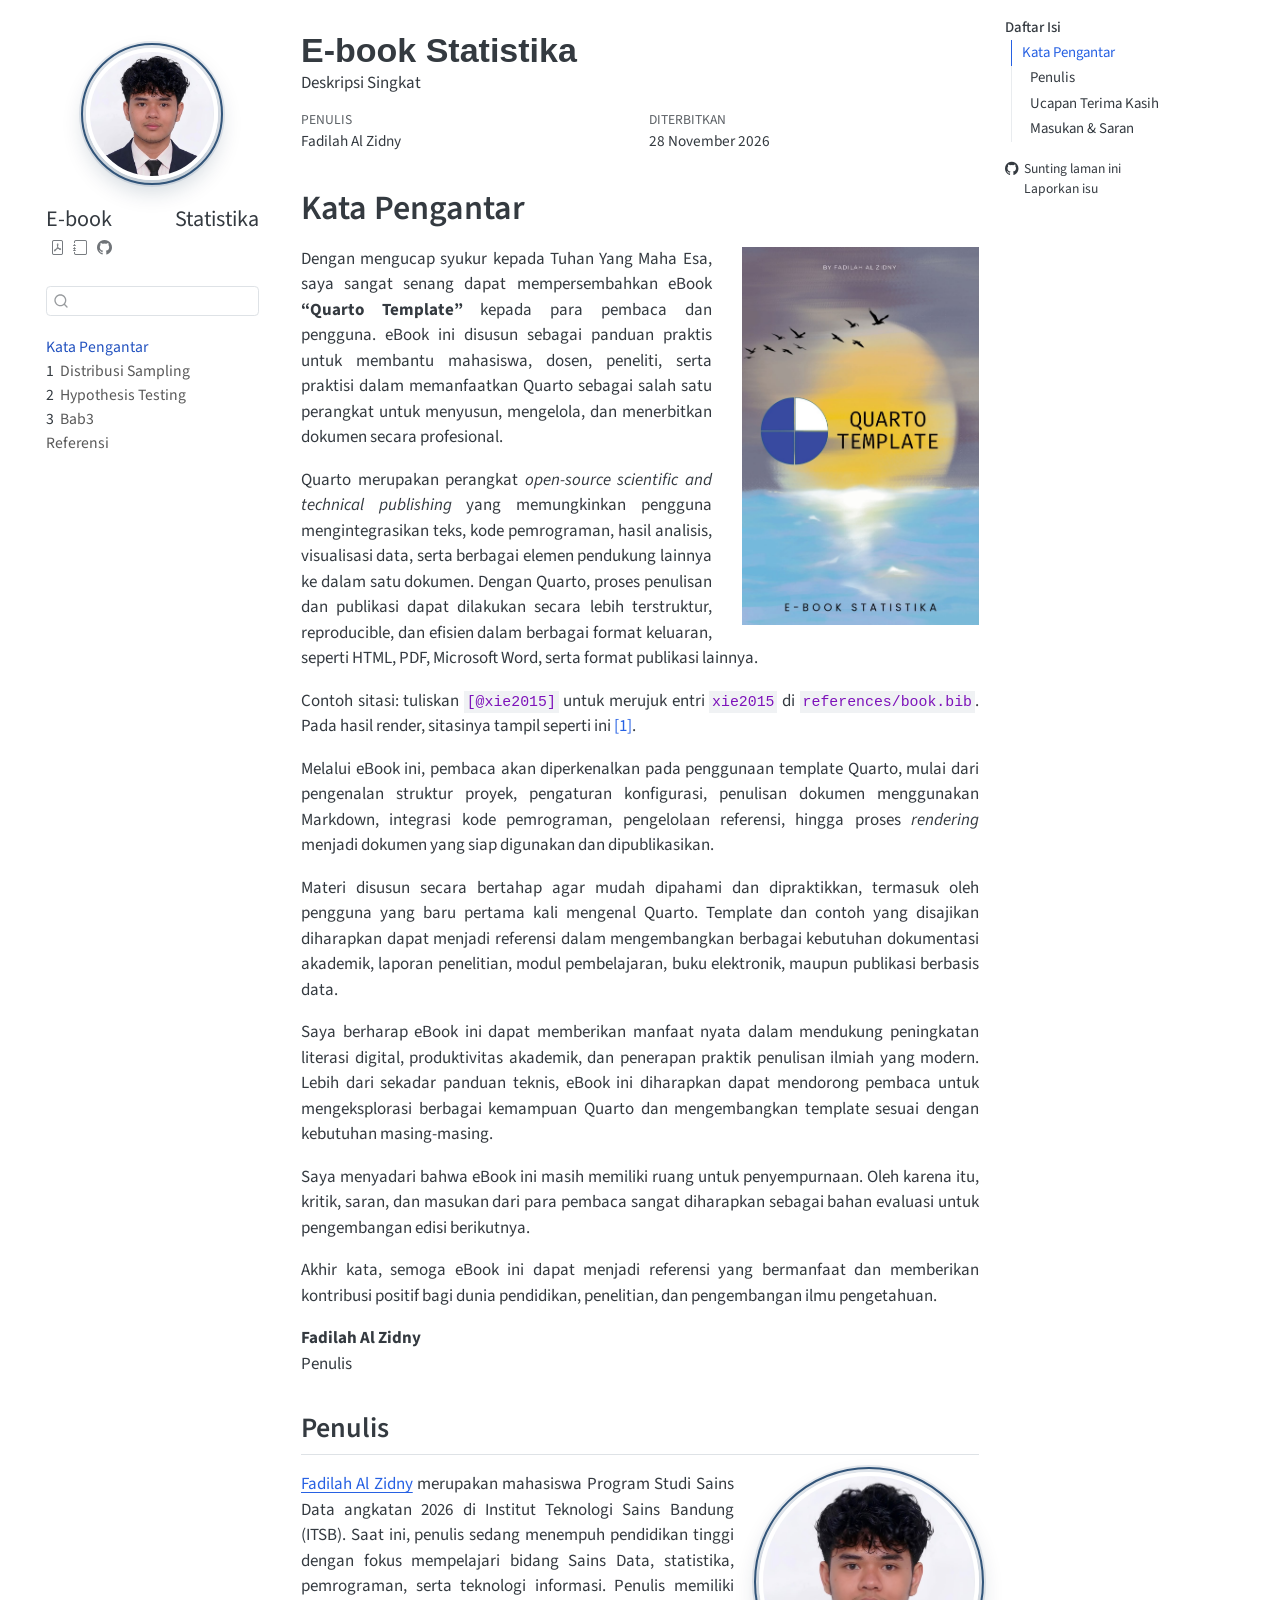
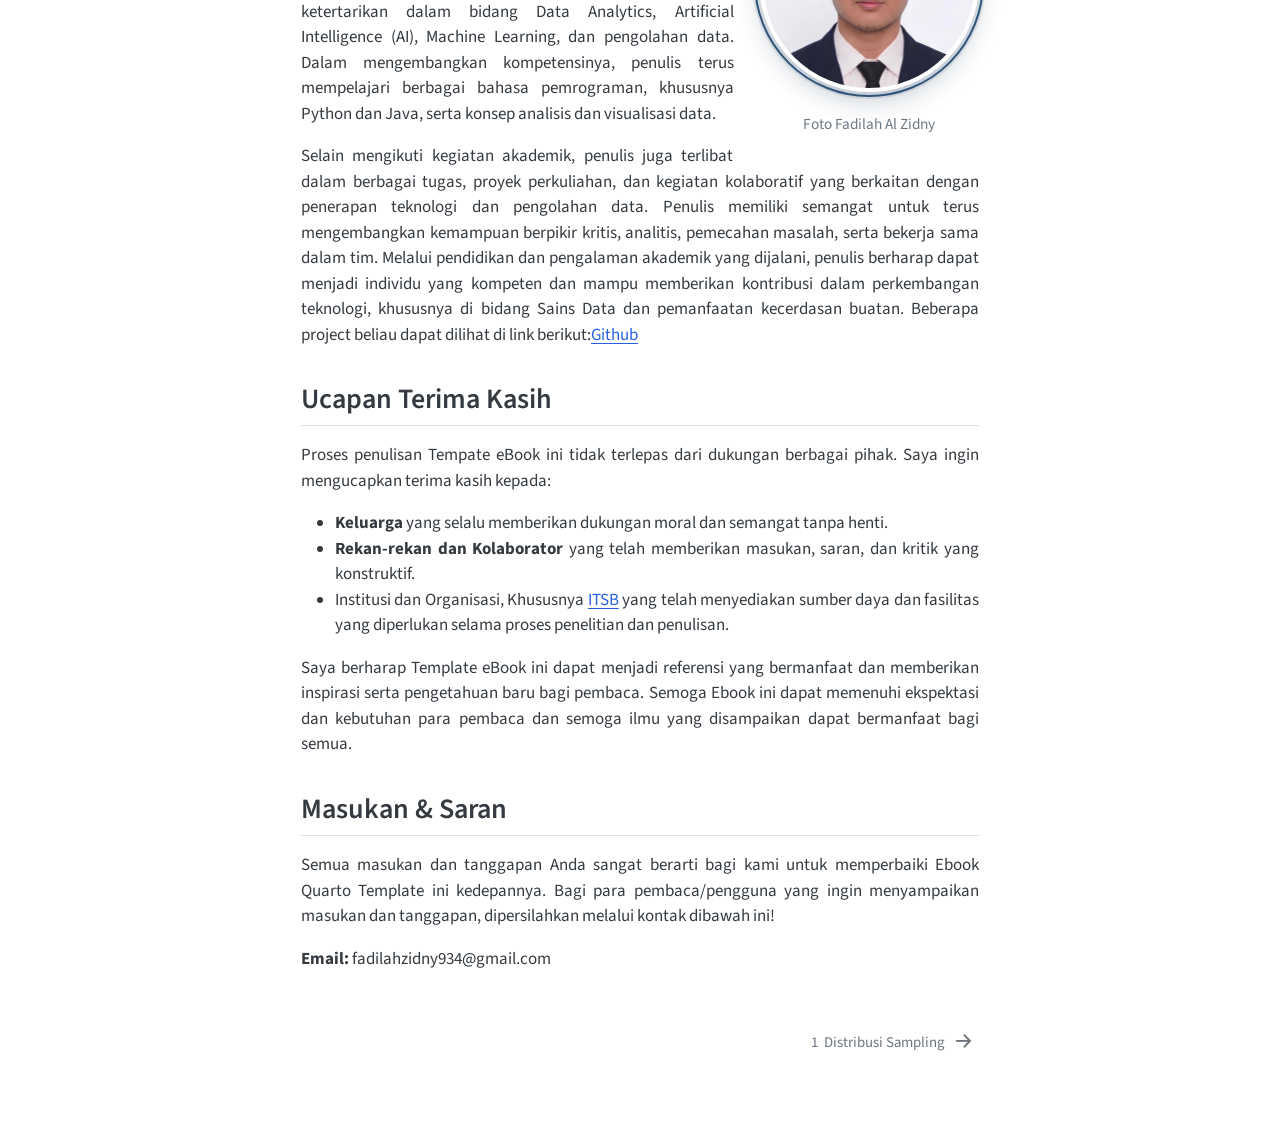
<file: docs/index.html>
<!DOCTYPE html>
<html xmlns="http://www.w3.org/1999/xhtml" lang="id" xml:lang="id"><head>

<meta charset="utf-8">
<meta name="generator" content="quarto-1.11.9">

<meta name="viewport" content="width=device-width, initial-scale=1.0, user-scalable=yes">

<meta name="author" content="Fadilah Al Zidny">
<meta name="dcterms.date" content="2026-11-28">
<meta name="description" content="Deskripsi Singkat">

<title>E-book Statistika</title>
<style>
/* Default styles provided by pandoc.
** See https://pandoc.org/MANUAL.html#variables-for-html for config info.
*/
span.smallcaps{font-variant: small-caps;}
div.columns{display: flex; gap: 1.5em;}
div.column{flex: auto;}
@media screen {
div.columns{gap: min(4vw, 1.5em);}
div.column{overflow-x: auto;}
}
div.hanging-indent{margin-left: 1.5em; text-indent: -1.5em;}
ul.task-list{list-style: none;}
ul.task-list li input[type="checkbox"] {
  width: 0.8em;
  margin: 0 0.8em 0.2em -1em; /* quarto-specific, see https://github.com/quarto-dev/quarto-cli/issues/4556 */ 
  vertical-align: middle;
}
/* CSS for citations */
div.csl-bib-body { }
div.csl-entry {
  clear: both;
  margin-bottom: 0em;
}
.hanging-indent div.csl-entry {
  margin-left:2em;
  text-indent:-2em;
}
div.csl-left-margin {
  min-width:2em;
  float:left;
}
div.csl-right-inline {
  margin-left:2em;
  padding-left:1em;
}
div.csl-indent {
  margin-left: 2em;
}</style>


<script src="site_libs/quarto-nav/quarto-nav.js"></script>
<script src="site_libs/quarto-nav/headroom.min.js"></script>
<script src="site_libs/clipboard/clipboard.min.js"></script>
<script src="site_libs/quarto-search/autocomplete.umd.js"></script>
<script src="site_libs/quarto-search/fuse.min.js"></script>
<script src="site_libs/quarto-search/quarto-search.js"></script>
<meta name="quarto:offset" content="./">
<link href="./chapters/bab-1.html" rel="next">
<script src="site_libs/quarto-html/quarto.js" type="module"></script>
<script src="site_libs/quarto-html/tabsets/tabsets.js" type="module"></script>
<script src="site_libs/quarto-html/scrollable-regions/scrollable-regions.js" type="module"></script>
<script src="site_libs/quarto-html/popper.min.js"></script>
<script src="site_libs/quarto-html/tippy.umd.min.js"></script>
<script src="site_libs/quarto-html/anchor.min.js"></script>
<link href="site_libs/quarto-html/tippy.css" rel="stylesheet">
<link href="site_libs/quarto-html/quarto-syntax-highlighting-63b5708e65d6cd79cd7618c58d0c21e7.css" rel="stylesheet" id="quarto-text-highlighting-styles">
<script src="site_libs/bootstrap/bootstrap.min.js"></script>
<link href="site_libs/bootstrap/bootstrap-icons.css" rel="stylesheet">
<link href="site_libs/bootstrap/bootstrap-8575377b15774f46c10fa1d7752ca172.min.css" rel="stylesheet" append-hash="true" id="quarto-bootstrap" data-mode="light">
<script id="quarto-search-options" type="application/json">{
  "location": "sidebar",
  "copy-button": false,
  "collapse-after": 3,
  "panel-placement": "start",
  "type": "textbox",
  "limit": 50,
  "keyboard-shortcut": [
    "f",
    "/",
    "s"
  ],
  "show-item-context": false,
  "language": {
    "search-no-results-text": "Tidak ada hasil",
    "search-matching-documents-text": "dokumen cocok",
    "search-copy-link-title": "Salin tautan untuk mencari",
    "search-hide-matches-text": "Sembunyikan kecocokan lainnya",
    "search-more-match-text": "kecocokan lainnya di dokumen ini",
    "search-more-matches-text": "kecocokan lainnya di dokumen ini",
    "search-clear-button-title": "Hapus",
    "search-text-placeholder": "",
    "search-detached-cancel-button-title": "Batal",
    "search-submit-button-title": "Kirim",
    "search-label": "Mencari"
  }
}</script>
<style>html{ scroll-behavior: smooth; }</style>
<meta name="author" content="Fadilah Al Zidny">


<link rel="stylesheet" href="assets/style.css">
</head>

<body class="nav-sidebar floating quarto-light"><a id="quarto-skip-link" class="visually-hidden-focusable" href="#quarto-document-content">Skip to main content</a>

<div id="quarto-search-results"></div>
  <header id="quarto-header" class="headroom fixed-top">
  <nav class="quarto-secondary-nav" aria-label="Bilah alat">
    <div class="container-fluid d-flex">
      <button type="button" class="quarto-btn-toggle btn" data-bs-toggle="collapse" role="button" data-bs-target=".quarto-sidebar-collapse-item" aria-controls="quarto-sidebar" aria-expanded="false" aria-label="Alihkan bilah sisi" onclick="if (window.quartoToggleHeadroom) { window.quartoToggleHeadroom(); }">
        <i class="bi bi-layout-text-sidebar-reverse"></i>
      </button>
        <nav class="quarto-page-breadcrumbs" aria-label="Jalur"><ol class="breadcrumb"><li class="breadcrumb-item"><a href="./index.html">Kata Pengantar</a></li></ol></nav>
        <a class="flex-grow-1" data-bs-toggle="collapse" data-bs-target=".quarto-sidebar-collapse-item" onclick="if (window.quartoToggleHeadroom) { window.quartoToggleHeadroom(); }">      
        </a>
      <button type="button" class="btn quarto-search-button" aria-label="Mencari" onclick="window.quartoOpenSearch();">
        <i class="bi bi-search"></i>
      </button>
    </div>
  </nav>
</header>
<!-- content -->
<div id="quarto-content" class="quarto-container page-columns page-rows-contents page-layout-article">
<!-- sidebar -->
  <nav id="quarto-sidebar" class="sidebar collapse collapse-horizontal quarto-sidebar-collapse-item sidebar-navigation floating overflow-auto" aria-label="Situs web">
    <div class="pt-lg-2 mt-2 text-left sidebar-header">
    <div class="sidebar-title mb-0 py-0">
      <a href="./">E-book Statistika</a> 
        <div class="sidebar-tools-main tools-wide">
    <a href="./E-book Statistika.pdf" title="Pratinjau PDF" class="quarto-navigation-tool px-1" aria-label="Pratinjau PDF"><i class="bi bi-file-pdf"></i></a>
    <a href="./epub-reader.html" title="Pratinjau EPUB" class="quarto-navigation-tool px-1" aria-label="Pratinjau EPUB"><i class="bi bi-journal"></i></a>
    <a href="https://github.com/Fazqyyy/E-Book-Statistika" title="Kode Sumber" class="quarto-navigation-tool px-1" aria-label="Kode Sumber"><i class="bi bi-github"></i></a>
</div>
    </div>
      </div>
        <div class="mt-2 flex-shrink-0 align-items-center">
        <div class="sidebar-search">
        <div id="quarto-search" class="" title="Mencari"></div>
        </div>
        </div>
    <div class="sidebar-menu-container"> 
    <ul class="list-unstyled mt-1">
        <li class="sidebar-item">
  <div class="sidebar-item-container"> 
  <a href="./index.html" class="sidebar-item-text sidebar-link active">
 <span class="menu-text">Kata Pengantar</span></a>
  </div>
</li>
        <li class="sidebar-item">
  <div class="sidebar-item-container"> 
  <a href="./chapters/bab-1.html" class="sidebar-item-text sidebar-link">
 <span class="menu-text"><span class="chapter-number">1</span>&nbsp; <span class="chapter-title">Distribusi Sampling</span></span></a>
  </div>
</li>
        <li class="sidebar-item">
  <div class="sidebar-item-container"> 
  <a href="./chapters/bab-2.html" class="sidebar-item-text sidebar-link">
 <span class="menu-text"><span class="chapter-number">2</span>&nbsp; <span class="chapter-title">Hypothesis Testing</span></span></a>
  </div>
</li>
        <li class="sidebar-item">
  <div class="sidebar-item-container"> 
  <a href="./chapters/bab-3.html" class="sidebar-item-text sidebar-link">
 <span class="menu-text"><span class="chapter-number">3</span>&nbsp; <span class="chapter-title">Bab3</span></span></a>
  </div>
</li>
        <li class="sidebar-item">
  <div class="sidebar-item-container"> 
  <a href="./references/referensi.html" class="sidebar-item-text sidebar-link">
 <span class="menu-text">Referensi</span></a>
  </div>
</li>
    </ul>
    </div>
</nav>
<div id="quarto-sidebar-glass" class="quarto-sidebar-collapse-item" data-bs-toggle="collapse" data-bs-target=".quarto-sidebar-collapse-item"></div>
<!-- margin-sidebar -->
    <div id="quarto-margin-sidebar" class="sidebar margin-sidebar">
        <nav id="TOC" role="doc-toc" aria-labelledby="toc-title" class="toc-active">
    <h2 id="toc-title">Daftar Isi</h2>
   
  <ul>
  <li><a href="#kata-pengantar" id="toc-kata-pengantar" class="nav-link active" data-scroll-target="#kata-pengantar">Kata Pengantar</a>
  <ul class="collapse">
  <li><a href="#penulis" id="toc-penulis" class="nav-link" data-scroll-target="#penulis">Penulis</a></li>
  <li><a href="#ucapan-terima-kasih" id="toc-ucapan-terima-kasih" class="nav-link" data-scroll-target="#ucapan-terima-kasih">Ucapan Terima Kasih</a></li>
  <li><a href="#masukan-saran" id="toc-masukan-saran" class="nav-link" data-scroll-target="#masukan-saran">Masukan &amp; Saran</a></li>
  </ul></li>
  </ul>
<div class="toc-actions"><ul><li><a href="https://github.com/Fazqyyy/E-Book-Statistika/edit/main/index.qmd" class="toc-action"><i class="bi bi-github"></i>Sunting laman ini</a></li><li><a href="https://github.com/Fazqyyy/E-Book-Statistika/issues/new" class="toc-action"><i class="bi empty"></i>Laporkan isu</a></li></ul></div></nav>
    </div>
<!-- main -->
<main class="content" id="quarto-document-content" tabindex="-1">

<header id="title-block-header" class="quarto-title-block default">
<div class="quarto-title">
<h1 class="title">E-book Statistika</h1>
</div>

<div>
  <div class="description">
    Deskripsi Singkat
  </div>
</div>


<div class="quarto-title-meta">

    <div>
    <div class="quarto-title-meta-heading">Penulis</div>
    <div class="quarto-title-meta-contents">
             <p>Fadilah Al Zidny </p>
          </div>
  </div>
    
    <div>
    <div class="quarto-title-meta-heading">Diterbitkan</div>
    <div class="quarto-title-meta-contents">
      <p class="date">28 November 2026</p>
    </div>
  </div>
  
    
  </div>
  


</header>



<section id="kata-pengantar" class="level1 unnumbered">
<h1 class="unnumbered">Kata Pengantar</h1><p><img src="images\cover_book.png" title="E-book Statistika" class="quarto-cover-image nolightbox img-fluid"></p>
<p>Dengan mengucap syukur kepada Tuhan Yang Maha Esa, saya sangat senang dapat mempersembahkan eBook <strong>“Quarto Template”</strong> kepada para pembaca dan pengguna. eBook ini disusun sebagai panduan praktis untuk membantu mahasiswa, dosen, peneliti, serta praktisi dalam memanfaatkan Quarto sebagai salah satu perangkat untuk menyusun, mengelola, dan menerbitkan dokumen secara profesional.</p>
<p>Quarto merupakan perangkat <em>open-source scientific and technical publishing</em> yang memungkinkan pengguna mengintegrasikan teks, kode pemrograman, hasil analisis, visualisasi data, serta berbagai elemen pendukung lainnya ke dalam satu dokumen. Dengan Quarto, proses penulisan dan publikasi dapat dilakukan secara lebih terstruktur, reproducible, dan efisien dalam berbagai format keluaran, seperti HTML, PDF, Microsoft Word, serta format publikasi lainnya.</p>
<p>Contoh sitasi: tuliskan <code>[@xie2015]</code> untuk merujuk entri <code>xie2015</code> di <code>references/book.bib</code>. Pada hasil render, sitasinya tampil seperti ini <span class="citation" data-cites="xie2015"><a href="references/referensi.html#ref-xie2015" role="doc-biblioref">[1]</a></span>.</p>
<p>Melalui eBook ini, pembaca akan diperkenalkan pada penggunaan template Quarto, mulai dari pengenalan struktur proyek, pengaturan konfigurasi, penulisan dokumen menggunakan Markdown, integrasi kode pemrograman, pengelolaan referensi, hingga proses <em>rendering</em> menjadi dokumen yang siap digunakan dan dipublikasikan.</p>
<p>Materi disusun secara bertahap agar mudah dipahami dan dipraktikkan, termasuk oleh pengguna yang baru pertama kali mengenal Quarto. Template dan contoh yang disajikan diharapkan dapat menjadi referensi dalam mengembangkan berbagai kebutuhan dokumentasi akademik, laporan penelitian, modul pembelajaran, buku elektronik, maupun publikasi berbasis data.</p>
<p>Saya berharap eBook ini dapat memberikan manfaat nyata dalam mendukung peningkatan literasi digital, produktivitas akademik, dan penerapan praktik penulisan ilmiah yang modern. Lebih dari sekadar panduan teknis, eBook ini diharapkan dapat mendorong pembaca untuk mengeksplorasi berbagai kemampuan Quarto dan mengembangkan template sesuai dengan kebutuhan masing-masing.</p>
<p>Saya menyadari bahwa eBook ini masih memiliki ruang untuk penyempurnaan. Oleh karena itu, kritik, saran, dan masukan dari para pembaca sangat diharapkan sebagai bahan evaluasi untuk pengembangan edisi berikutnya.</p>
<p>Akhir kata, semoga eBook ini dapat menjadi referensi yang bermanfaat dan memberikan kontribusi positif bagi dunia pendidikan, penelitian, dan pengembangan ilmu pengetahuan.</p>
<p><strong>Fadilah Al Zidny</strong><br>
Penulis</p>
<section id="penulis" class="level2">
<h2 class="anchored" data-anchor-id="penulis">Penulis</h2>
<div class="quarto-figure quarto-figure-right">
<figure class="figure">
<p><img src="images/author/fadil.png" class="author-portrait img-fluid figure-img" style="width:1.5in"></p>
<figcaption>Foto Fadilah Al Zidny</figcaption>
</figure>
</div>
<p><strong><a href="https://www.linkedin.com/in/fadilah-al-zidny-2a9a27433">Fadilah Al Zidny</a></strong> merupakan mahasiswa Program Studi Sains Data angkatan 2026 di Institut Teknologi Sains Bandung (ITSB). Saat ini, penulis sedang menempuh pendidikan tinggi dengan fokus mempelajari bidang Sains Data, statistika, pemrograman, serta teknologi informasi. Penulis memiliki ketertarikan dalam bidang Data Analytics, Artificial Intelligence (AI), Machine Learning, dan pengolahan data. Dalam mengembangkan kompetensinya, penulis terus mempelajari berbagai bahasa pemrograman, khususnya Python dan Java, serta konsep analisis dan visualisasi data.</p>
<p>Selain mengikuti kegiatan akademik, penulis juga terlibat dalam berbagai tugas, proyek perkuliahan, dan kegiatan kolaboratif yang berkaitan dengan penerapan teknologi dan pengolahan data. Penulis memiliki semangat untuk terus mengembangkan kemampuan berpikir kritis, analitis, pemecahan masalah, serta bekerja sama dalam tim. Melalui pendidikan dan pengalaman akademik yang dijalani, penulis berharap dapat menjadi individu yang kompeten dan mampu memberikan kontribusi dalam perkembangan teknologi, khususnya di bidang Sains Data dan pemanfaatan kecerdasan buatan. Beberapa project beliau dapat dilihat di link berikut:<a href="https://github.com/Fazqyyy?tab=repositories">Github</a></p>
</section>
<section id="ucapan-terima-kasih" class="level2">
<h2 class="anchored" data-anchor-id="ucapan-terima-kasih">Ucapan Terima Kasih</h2>
<p>Proses penulisan Tempate eBook ini tidak terlepas dari dukungan berbagai pihak. Saya ingin mengucapkan terima kasih kepada:</p>
<ul>
<li><strong>Keluarga</strong> yang selalu memberikan dukungan moral dan semangat tanpa henti.</li>
<li><strong>Rekan-rekan dan Kolaborator</strong> yang telah memberikan masukan, saran, dan kritik yang konstruktif.</li>
<li>Institusi dan Organisasi, Khususnya <strong><a href="https://itsb.ac.id/">ITSB</a></strong> yang telah menyediakan sumber daya dan fasilitas yang diperlukan selama proses penelitian dan penulisan.</li>
</ul>
<p>Saya berharap Template eBook ini dapat menjadi referensi yang bermanfaat dan memberikan inspirasi serta pengetahuan baru bagi pembaca. Semoga Ebook ini dapat memenuhi ekspektasi dan kebutuhan para pembaca dan semoga ilmu yang disampaikan dapat bermanfaat bagi semua.</p>
</section>
<section id="masukan-saran" class="level2">
<h2 class="anchored" data-anchor-id="masukan-saran">Masukan &amp; Saran</h2>
<p>Semua masukan dan tanggapan Anda sangat berarti bagi kami untuk memperbaiki Ebook Quarto Template ini kedepannya. Bagi para pembaca/pengguna yang ingin menyampaikan masukan dan tanggapan, dipersilahkan melalui kontak dibawah ini!</p>
<p><strong>Email:</strong> fadilahzidny934@gmail.com</p>


<div id="refs" class="references csl-bib-body" data-entry-spacing="0" role="list" style="display: none">
<div id="ref-xie2015" class="csl-entry" role="listitem">
<div class="csl-left-margin">[1] </div><div class="csl-right-inline">Y. Xie, <em><a href="http://yihui.name/knitr/">Dynamic Documents with <span>R</span> and knitr</a></em>, 2nd ed. Boca Raton, Florida: Chapman; Hall/CRC, 2015.</div>
</div>
</div>
</section>
</section>

</main> <!-- /main -->
<script>

document.querySelectorAll('a[href^="http://"], a[href^="https://"]').forEach((link) => {

  if (link.classList.contains("quarto-navigation-tool")) {

    return;

  }



  window.tippy(link, {

    content: link.href,

    placement: "top",

    maxWidth: 480,

  });

});

</script>

<script id="quarto-html-after-body" type="application/javascript">
  window.document.addEventListener("DOMContentLoaded", function (event) {
    const icon = "";
    const anchorJS = new window.AnchorJS();
    anchorJS.options = {
      placement: 'right',
      icon: icon
    };
    anchorJS.add('.anchored');
    const isCodeAnnotation = (el) => {
      for (const clz of el.classList) {
        if (clz.startsWith('code-annotation-')) {                     
          return true;
        }
      }
      return false;
    }
    const onCopySuccess = function(e) {
      // button target
      const button = e.trigger;
      // don't keep focus
      button.blur();
      // flash "checked"
      button.classList.add('code-copy-button-checked');
      var currentTitle = button.getAttribute("title");
      button.setAttribute("title", "Disalin!");
      let tooltip;
      if (window.bootstrap) {
        button.setAttribute("data-bs-toggle", "tooltip");
        button.setAttribute("data-bs-placement", "left");
        button.setAttribute("data-bs-title", "Disalin!");
        tooltip = new bootstrap.Tooltip(button, 
          { trigger: "manual", 
            customClass: "code-copy-button-tooltip",
            offset: [0, -8]});
        tooltip.show();    
      }
      setTimeout(function() {
        if (tooltip) {
          tooltip.hide();
          button.removeAttribute("data-bs-title");
          button.removeAttribute("data-bs-toggle");
          button.removeAttribute("data-bs-placement");
        }
        button.setAttribute("title", currentTitle);
        button.classList.remove('code-copy-button-checked');
      }, 1000);
      // clear code selection
      e.clearSelection();
    }
    const getTextToCopy = function(trigger) {
      const outerScaffold = trigger.parentElement.cloneNode(true);
      const codeEl = outerScaffold.querySelector('code');
      for (const childEl of codeEl.children) {
        if (isCodeAnnotation(childEl)) {
          childEl.remove();
        }
      }
      return codeEl.innerText;
    }
    const clipboard = new window.ClipboardJS('.code-copy-button:not([data-in-quarto-modal])', {
      text: getTextToCopy
    });
    clipboard.on('success', onCopySuccess);
    if (window.document.getElementById('quarto-embedded-source-code-modal')) {
      const clipboardModal = new window.ClipboardJS('.code-copy-button[data-in-quarto-modal]', {
        text: getTextToCopy,
        container: window.document.getElementById('quarto-embedded-source-code-modal')
      });
      clipboardModal.on('success', onCopySuccess);
    }
      var localhostRegex = new RegExp(/^(?:http|https):\/\/localhost\:?[0-9]*\//);
      var mailtoRegex = new RegExp(/^mailto:/);
        var filterRegex = new RegExp('/' + window.location.host + '/');
      const newWindowLabel = "(opens in a new tab)";
      const newWindowNoteId = "quarto-ext-newwindow-label";
      // Links reference one hidden label through aria-describedby, so the
      // announcement never changes their accessible name.
      var describeNewWindow = (link) => {
        if (!window.document.getElementById(newWindowNoteId)) {
          var newWindowNote = window.document.createElement("span");
          newWindowNote.id = newWindowNoteId;
          newWindowNote.hidden = true;
          newWindowNote.textContent = newWindowLabel;
          window.document.body.appendChild(newWindowNote);
        }
        var describedBy = (link.getAttribute("aria-describedby") || "").split(/\s+/).filter(Boolean);
        if (!describedBy.includes(newWindowNoteId)) {
          describedBy.push(newWindowNoteId);
          link.setAttribute("aria-describedby", describedBy.join(" "));
        }
      }
      var isInternal = (href) => {
          return filterRegex.test(href) || localhostRegex.test(href) || mailtoRegex.test(href);
      }
      // Inspect non-navigation links and adorn them if external
      window.quartoDecorateExternalLinks = function (root) {
     var links = (root || window.document).querySelectorAll('a[href]:not(.nav-link):not(.navbar-brand):not(.toc-action):not(.sidebar-link):not(.sidebar-item-toggle):not(.pagination-link):not(.no-external):not([aria-hidden]):not(.dropdown-item):not(.quarto-navigation-tool):not(.about-link)');
      for (var i=0; i<links.length; i++) {
        const link = links[i];
        if (!isInternal(link.href)) {
          // undo the damage that might have been done by quarto-nav.js in the case of
          // links that we want to consider external
          if (link.dataset.originalHref !== undefined) {
            link.href = link.dataset.originalHref;
          }
            // target, if specified
            link.setAttribute("target", "_blank");
            if (link.getAttribute("rel") === null) {
              link.setAttribute("rel", "noopener");
            }
            describeNewWindow(link);
          if (!link.classList.contains('no-external-icon')) {
          }
        }
      }
      };
      window.quartoDecorateExternalLinks(window.document);
    // Esc closes the popup (WCAG 1.4.13) and focus leaving both trigger and
    // popup closes it (WCAG 2.4.11); tippy handles neither for interactive popups.
    const hideOnEscAndFocusOut = {
      name: 'hideOnEscAndFocusOut',
      defaultValue: true,
      fn(instance) {
        const dismiss = () => {
          // A show scheduled by the trigger delay would otherwise reopen it
          instance.clearDelayTimeouts();
          instance.hide();
        };
        const onKeyDown = (event) => {
          if (event.key !== 'Escape') {
            return;
          }
          // Keep Esc from also reaching page handlers (e.g. reveal.js overview),
          // except an open reveal.js slide menu, which Esc should close too.
          // The menu handles keys only when its keyboard option is on.
          const menuHandlesEsc = window.Reveal?.getPlugin?.('menu')?.isOpen() &&
            window.Reveal.getConfig().menu?.keyboard !== false;
          if (!menuHandlesEsc) {
            event.stopPropagation();
          }
          if (instance.popper.contains(window.document.activeElement)) {
            // Disabled while refocusing so the focus trigger does not reopen it
            instance.disable();
            instance.reference.focus();
            instance.enable();
          }
          dismiss();
        };
        const onFocusOut = (event) => {
          const target = event.relatedTarget;
          if (target && !instance.reference.contains(target) &&
              !instance.popper.contains(target)) {
            dismiss();
          }
        };
        // On the trigger too: a click trigger (code-annotations: select) has no
        // blur handling. Attached for the instance's lifetime so leaving the
        // trigger also cancels a show still pending on the trigger delay.
        instance.reference.addEventListener('focusout', onFocusOut);
        return {
          onShow() {
            window.document.addEventListener('keydown', onKeyDown, true);
            instance.popper.addEventListener('focusout', onFocusOut);
          },
          onHide() {
            window.document.removeEventListener('keydown', onKeyDown, true);
            instance.popper.removeEventListener('focusout', onFocusOut);
          },
          onDestroy() {
            instance.reference.removeEventListener('focusout', onFocusOut);
          },
        };
      },
    };
    function tippyHover(el, contentFn, onTriggerFn, onUntriggerFn) {
      const config = {
        allowHTML: true,
        maxWidth: 500,
        delay: 100,
        arrow: false,
        appendTo: function(el) {
            return el.parentElement;
        },
        interactive: true,
        interactiveBorder: 10,
        theme: 'quarto',
        placement: 'bottom-start',
        plugins: [hideOnEscAndFocusOut],
      };
      if (contentFn) {
        config.content = contentFn;
      }
      if (onTriggerFn) {
        config.onTrigger = onTriggerFn;
      }
      if (onUntriggerFn) {
        config.onUntrigger = onUntriggerFn;
      }
      window.tippy(el, config); 
    }
    const noterefs = window.document.querySelectorAll('a[role="doc-noteref"]');
    for (var i=0; i<noterefs.length; i++) {
      const ref = noterefs[i];
      tippyHover(ref, function() {
        // use id or data attribute instead here
        let href = ref.getAttribute('data-footnote-href') || ref.getAttribute('href');
        try { href = new URL(href).hash; } catch {}
        const id = href.replace(/^#\/?/, "");
        const note = window.document.getElementById(id);
        if (note) {
          return note.innerHTML;
        } else {
          return "";
        }
      });
    }
    const xrefs = window.document.querySelectorAll('a.quarto-xref');
    const processXRef = (id, note) => {
      // Strip column container classes
      const stripColumnClz = (el) => {
        el.classList.remove("page-full", "page-columns");
        if (el.children) {
          for (const child of el.children) {
            stripColumnClz(child);
          }
        }
      }
      stripColumnClz(note)
      if (id === null || id.startsWith('sec-')) {
        // Special case sections, only their first couple elements
        const container = document.createElement("div");
        if (note.children && note.children.length > 2) {
          container.appendChild(note.children[0].cloneNode(true));
          for (let i = 1; i < note.children.length; i++) {
            const child = note.children[i];
            if (child.tagName === "P" && child.innerText === "") {
              continue;
            } else {
              container.appendChild(child.cloneNode(true));
              break;
            }
          }
          if (window.Quarto?.typesetMath) {
            window.Quarto.typesetMath(container);
          }
          return container.innerHTML
        } else {
          if (window.Quarto?.typesetMath) {
            window.Quarto.typesetMath(note);
          }
          return note.innerHTML;
        }
      } else {
        // Remove any anchor links if they are present
        const anchorLink = note.querySelector('a.anchorjs-link');
        if (anchorLink) {
          anchorLink.remove();
        }
        if (window.Quarto?.typesetMath) {
          window.Quarto.typesetMath(note);
        }
        if (note.classList.contains("callout")) {
          return note.outerHTML;
        } else {
          return note.innerHTML;
        }
      }
    }
    for (var i=0; i<xrefs.length; i++) {
      const xref = xrefs[i];
      tippyHover(xref, undefined, function(instance) {
        instance.disable();
        let url = xref.getAttribute('href');
        let hash = undefined; 
        if (url.startsWith('#')) {
          hash = url;
        } else {
          try { hash = new URL(url).hash; } catch {}
        }
        if (hash) {
          const id = hash.replace(/^#\/?/, "");
          const note = window.document.getElementById(id);
          if (note !== null) {
            try {
              const html = processXRef(id, note.cloneNode(true));
              instance.setContent(html);
            } finally {
              instance.enable();
              instance.show();
            }
          } else {
            // See if we can fetch this
            fetch(url.split('#')[0])
            .then(res => res.text())
            .then(html => {
              const parser = new DOMParser();
              const htmlDoc = parser.parseFromString(html, "text/html");
              const note = htmlDoc.getElementById(id);
              if (note !== null) {
                const html = processXRef(id, note);
                instance.setContent(html);
              } 
            }).finally(() => {
              instance.enable();
              instance.show();
            });
          }
        } else {
          // See if we can fetch a full url (with no hash to target)
          // This is a special case and we should probably do some content thinning / targeting
          fetch(url)
          .then(res => res.text())
          .then(html => {
            const parser = new DOMParser();
            const htmlDoc = parser.parseFromString(html, "text/html");
            const note = htmlDoc.querySelector('main.content');
            if (note !== null) {
              // This should only happen for chapter cross references
              // (since there is no id in the URL)
              // remove the first header
              if (note.children.length > 0 && note.children[0].tagName === "HEADER") {
                note.children[0].remove();
              }
              const html = processXRef(null, note);
              instance.setContent(html);
            } 
          }).finally(() => {
            instance.enable();
            instance.show();
          });
        }
      }, function(instance) {
      });
    }
        let selectedAnnoteEl;
        const selectorForAnnotation = ( cell, annotation) => {
          let cellAttr = 'data-code-cell="' + cell + '"';
          let lineAttr = 'data-code-annotation="' +  annotation + '"';
          const selector = 'span[' + cellAttr + '][' + lineAttr + ']';
          return selector;
        }
        const selectCodeLines = (annoteEl) => {
          const doc = window.document;
          const targetCell = annoteEl.getAttribute("data-target-cell");
          const targetAnnotation = annoteEl.getAttribute("data-target-annotation");
          const annoteSpan = window.document.querySelector(selectorForAnnotation(targetCell, targetAnnotation));
          const lines = annoteSpan.getAttribute("data-code-lines").split(",");
          const lineIds = lines.map((line) => {
            return targetCell + "-" + line;
          })
          // Each band is positioned against its own containing block, which is
          // not the offsetParent of the lines, so place it from client rects.
          const placeBand = (band, firstEl, lastEl, codeBlock) => {
            const container = band.offsetParent;
            if (container === null) {
              return;
            }
            const containerRect = container.getBoundingClientRect();
            // Reveal.js scales slides with a transform, so convert client
            // pixels back to the CSS pixels of the container.
            const scale = containerRect.height / container.offsetHeight || 1;
            const firstRect = firstEl.getBoundingClientRect();
            const lastRect = lastEl.getBoundingClientRect();
            const top = (firstRect.top - containerRect.top) / scale - container.clientTop + container.scrollTop;
            const height = (lastRect.bottom - firstRect.top) / scale;
            band.style.top = top - 2 + "px";
            band.style.height = height + 4 + "px";
            if (codeBlock) {
              // Without the copy button wrapper, the containing block is wider
              // than the code block, so span the code block explicitly.
              const blockRect = codeBlock.getBoundingClientRect();
              band.style.left = (blockRect.left - containerRect.left) / scale - container.clientLeft + container.scrollLeft + "px";
              band.style.width = blockRect.width / scale + "px";
            }
          };
          if (lineIds.length > 0) {
            const el = window.document.getElementById(lineIds[0]);
            const lastEl = window.document.getElementById(lineIds[lineIds.length - 1]);
            const parent = el.parentElement.parentElement;
            // cook up a div (if necessary) and position it
            let div = window.document.getElementById("code-annotation-line-highlight");
            if (div === null) {
              div = window.document.createElement("div");
              div.setAttribute("id", "code-annotation-line-highlight");
              div.style.position = 'absolute';
              parent.appendChild(div);
            }
            placeBand(div, el, lastEl, parent.closest("div.sourceCode") || parent);
            let gutterDiv = window.document.getElementById("code-annotation-line-highlight-gutter");
            if (gutterDiv === null) {
              gutterDiv = window.document.createElement("div");
              gutterDiv.setAttribute("id", "code-annotation-line-highlight-gutter");
              gutterDiv.style.position = 'absolute';
              const codeCell = window.document.getElementById(targetCell);
              const gutter = codeCell.querySelector('.code-annotation-gutter');
              gutter.appendChild(gutterDiv);
            }
            placeBand(gutterDiv, el, lastEl);
            selectedAnnoteEl = annoteEl;
          }
        };
        const unselectCodeLines = () => {
          const elementsIds = ["code-annotation-line-highlight", "code-annotation-line-highlight-gutter"];
          elementsIds.forEach((elId) => {
            const div = window.document.getElementById(elId);
            if (div) {
              div.remove();
            }
          });
          selectedAnnoteEl = undefined;
        };
          // Handle positioning of the toggle
      window.addEventListener(
        "resize",
        throttle(() => {
          elRect = undefined;
          if (selectedAnnoteEl) {
            selectCodeLines(selectedAnnoteEl);
          }
        }, 10)
      );
      function throttle(fn, ms) {
      let throttle = false;
      let timer;
        return (...args) => {
          if(!throttle) { // first call gets through
              fn.apply(this, args);
              throttle = true;
          } else { // all the others get throttled
              if(timer) clearTimeout(timer); // cancel #2
              timer = setTimeout(() => {
                fn.apply(this, args);
                timer = throttle = false;
              }, ms);
          }
        };
      }
        // Attach click handler to the DT
        const annoteDls = window.document.querySelectorAll('dt[data-target-cell]');
        for (const annoteDlNode of annoteDls) {
          annoteDlNode.addEventListener('click', (event) => {
            const clickedEl = event.target;
            if (clickedEl !== selectedAnnoteEl) {
              unselectCodeLines();
              const activeEl = window.document.querySelector('dt[data-target-cell].code-annotation-active');
              if (activeEl) {
                activeEl.classList.remove('code-annotation-active');
              }
              selectCodeLines(clickedEl);
              clickedEl.classList.add('code-annotation-active');
            } else {
              // Unselect the line
              unselectCodeLines();
              clickedEl.classList.remove('code-annotation-active');
            }
          });
        }
    const findCites = (el) => {
      const parentEl = el.parentElement;
      if (parentEl) {
        const cites = parentEl.dataset.cites;
        if (cites) {
          return {
            el,
            cites: cites.split(' ')
          };
        } else {
          return findCites(el.parentElement)
        }
      } else {
        return undefined;
      }
    };
    var bibliorefs = window.document.querySelectorAll('a[role="doc-biblioref"]');
    for (var i=0; i<bibliorefs.length; i++) {
      const ref = bibliorefs[i];
      const citeInfo = findCites(ref);
      if (citeInfo) {
        tippyHover(citeInfo.el, function() {
          var popup = window.document.createElement('div');
          citeInfo.cites.forEach(function(cite) {
            var citeDiv = window.document.createElement('div');
            citeDiv.classList.add('hanging-indent');
            citeDiv.classList.add('csl-entry');
            var biblioDiv = window.document.getElementById('ref-' + cite);
            if (biblioDiv) {
              citeDiv.innerHTML = biblioDiv.innerHTML;
            }
            popup.appendChild(citeDiv);
          });
          return popup.innerHTML;
        });
      }
    }
  });
  </script>
  <script type="application/javascript">
  window.quartoScrollableRegionsLabels = {"code":"Kode yang dapat digulir","output":"Keluaran yang dapat digulir"};
  </script>
<nav class="page-navigation" aria-label="Halaman">
  <div class="nav-page nav-page-previous">
  </div>
  <div class="nav-page nav-page-next">
      <a href="./chapters/bab-1.html" class="pagination-link" aria-label="Distribusi Sampling">
        <span class="nav-page-text"><span class="chapter-number">1</span>&nbsp; <span class="chapter-title">Distribusi Sampling</span></span> <i class="bi bi-arrow-right-short"></i>
      </a>
  </div>
</nav>
</div> <!-- /content -->




<footer class="footer"><div class="nav-footer"><div class="nav-footer-center"><div class="toc-actions d-sm-block d-md-none"><ul><li><a href="https://github.com/Fazqyyy/E-Book-Statistika/edit/main/index.qmd" class="toc-action"><i class="bi bi-github"></i>Sunting laman ini</a></li><li><a href="https://github.com/Fazqyyy/E-Book-Statistika/issues/new" class="toc-action"><i class="bi empty"></i>Laporkan isu</a></li></ul></div></div></div></footer><script src="site_libs/quarto-html/zenscroll-min.js"></script>
</body></html>
</file>
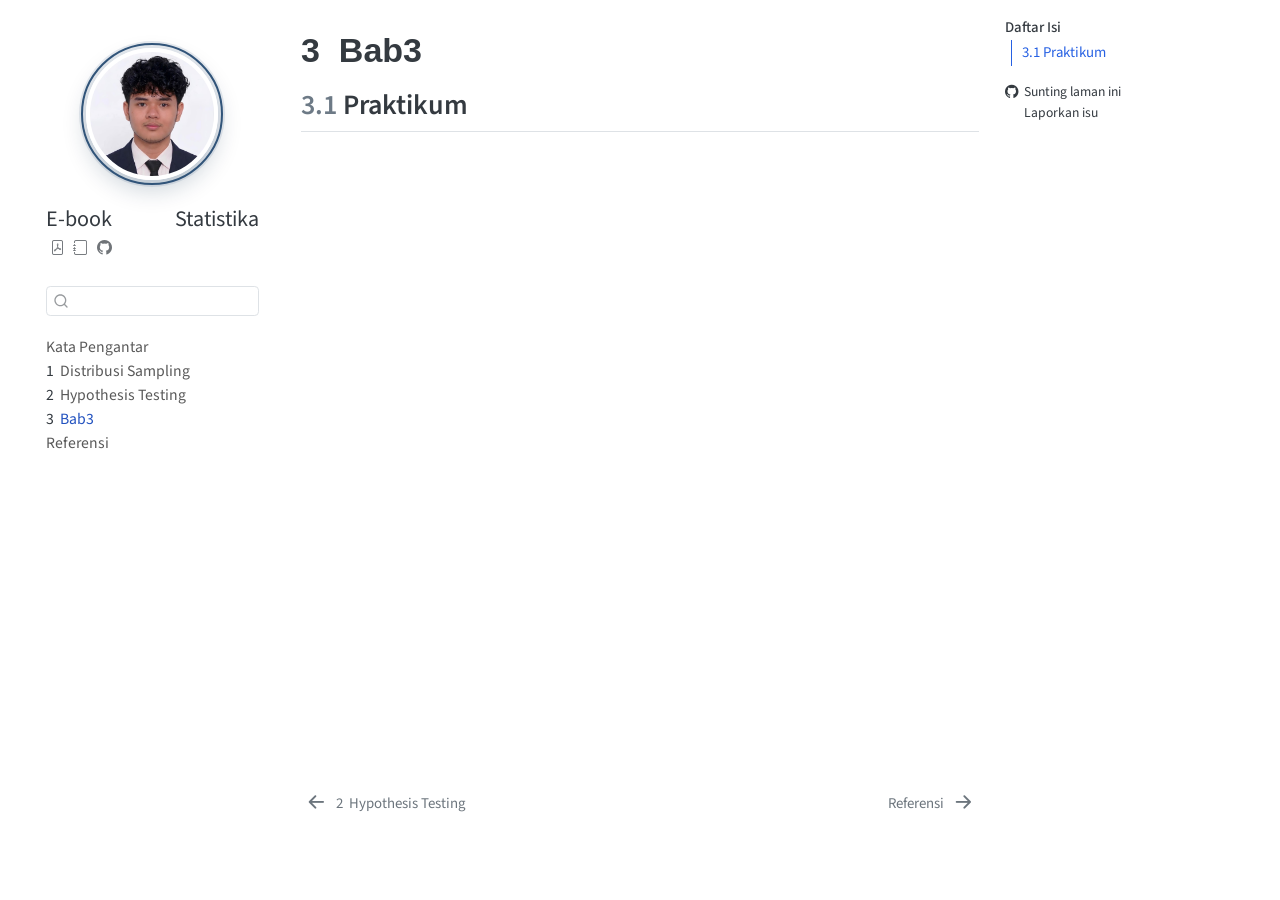
<file: docs/chapters/bab-3.html>
<!DOCTYPE html>
<html xmlns="http://www.w3.org/1999/xhtml" lang="id" xml:lang="id"><head>

<meta charset="utf-8">
<meta name="generator" content="quarto-1.11.9">

<meta name="viewport" content="width=device-width, initial-scale=1.0, user-scalable=yes">

<meta name="description" content="Deskripsi singkat tentang buku">

<title>3&nbsp; Bab3 – E-book Statistika</title>
<style>
/* Default styles provided by pandoc.
** See https://pandoc.org/MANUAL.html#variables-for-html for config info.
*/
span.smallcaps{font-variant: small-caps;}
div.columns{display: flex; gap: 1.5em;}
div.column{flex: auto;}
@media screen {
div.columns{gap: min(4vw, 1.5em);}
div.column{overflow-x: auto;}
}
div.hanging-indent{margin-left: 1.5em; text-indent: -1.5em;}
ul.task-list{list-style: none;}
ul.task-list li input[type="checkbox"] {
  width: 0.8em;
  margin: 0 0.8em 0.2em -1em; /* quarto-specific, see https://github.com/quarto-dev/quarto-cli/issues/4556 */ 
  vertical-align: middle;
}
</style>


<script src="../site_libs/quarto-nav/quarto-nav.js"></script>
<script src="../site_libs/quarto-nav/headroom.min.js"></script>
<script src="../site_libs/clipboard/clipboard.min.js"></script>
<script src="../site_libs/quarto-search/autocomplete.umd.js"></script>
<script src="../site_libs/quarto-search/fuse.min.js"></script>
<script src="../site_libs/quarto-search/quarto-search.js"></script>
<meta name="quarto:offset" content="../">
<link href="../references/referensi.html" rel="next">
<link href="../chapters/bab-2.html" rel="prev">
<script src="../site_libs/quarto-html/quarto.js" type="module"></script>
<script src="../site_libs/quarto-html/tabsets/tabsets.js" type="module"></script>
<script src="../site_libs/quarto-html/scrollable-regions/scrollable-regions.js" type="module"></script>
<script src="../site_libs/quarto-html/popper.min.js"></script>
<script src="../site_libs/quarto-html/tippy.umd.min.js"></script>
<script src="../site_libs/quarto-html/anchor.min.js"></script>
<link href="../site_libs/quarto-html/tippy.css" rel="stylesheet">
<link href="../site_libs/quarto-html/quarto-syntax-highlighting-63b5708e65d6cd79cd7618c58d0c21e7.css" rel="stylesheet" id="quarto-text-highlighting-styles">
<script src="../site_libs/bootstrap/bootstrap.min.js"></script>
<link href="../site_libs/bootstrap/bootstrap-icons.css" rel="stylesheet">
<link href="../site_libs/bootstrap/bootstrap-8575377b15774f46c10fa1d7752ca172.min.css" rel="stylesheet" append-hash="true" id="quarto-bootstrap" data-mode="light">
<script id="quarto-search-options" type="application/json">{
  "location": "sidebar",
  "copy-button": false,
  "collapse-after": 3,
  "panel-placement": "start",
  "type": "textbox",
  "limit": 50,
  "keyboard-shortcut": [
    "f",
    "/",
    "s"
  ],
  "show-item-context": false,
  "language": {
    "search-no-results-text": "Tidak ada hasil",
    "search-matching-documents-text": "dokumen cocok",
    "search-copy-link-title": "Salin tautan untuk mencari",
    "search-hide-matches-text": "Sembunyikan kecocokan lainnya",
    "search-more-match-text": "kecocokan lainnya di dokumen ini",
    "search-more-matches-text": "kecocokan lainnya di dokumen ini",
    "search-clear-button-title": "Hapus",
    "search-text-placeholder": "",
    "search-detached-cancel-button-title": "Batal",
    "search-submit-button-title": "Kirim",
    "search-label": "Mencari"
  }
}</script>
<style>html{ scroll-behavior: smooth; }</style>
<meta name="author" content="Fadilah Al Zidny">


<link rel="stylesheet" href="../assets/style.css">
</head>

<body class="nav-sidebar floating quarto-light"><a id="quarto-skip-link" class="visually-hidden-focusable" href="#quarto-document-content">Skip to main content</a>

<div id="quarto-search-results"></div>
  <header id="quarto-header" class="headroom fixed-top">
  <nav class="quarto-secondary-nav" aria-label="Bilah alat">
    <div class="container-fluid d-flex">
      <button type="button" class="quarto-btn-toggle btn" data-bs-toggle="collapse" role="button" data-bs-target=".quarto-sidebar-collapse-item" aria-controls="quarto-sidebar" aria-expanded="false" aria-label="Alihkan bilah sisi" onclick="if (window.quartoToggleHeadroom) { window.quartoToggleHeadroom(); }">
        <i class="bi bi-layout-text-sidebar-reverse"></i>
      </button>
        <nav class="quarto-page-breadcrumbs" aria-label="Jalur"><ol class="breadcrumb"><li class="breadcrumb-item"><a href="../chapters/bab-3.html"><span class="chapter-number">3</span>&nbsp; <span class="chapter-title">Bab3</span></a></li></ol></nav>
        <a class="flex-grow-1" data-bs-toggle="collapse" data-bs-target=".quarto-sidebar-collapse-item" onclick="if (window.quartoToggleHeadroom) { window.quartoToggleHeadroom(); }">      
        </a>
      <button type="button" class="btn quarto-search-button" aria-label="Mencari" onclick="window.quartoOpenSearch();">
        <i class="bi bi-search"></i>
      </button>
    </div>
  </nav>
</header>
<!-- content -->
<div id="quarto-content" class="quarto-container page-columns page-rows-contents page-layout-article">
<!-- sidebar -->
  <nav id="quarto-sidebar" class="sidebar collapse collapse-horizontal quarto-sidebar-collapse-item sidebar-navigation floating overflow-auto" aria-label="Situs web">
    <div class="pt-lg-2 mt-2 text-left sidebar-header">
    <div class="sidebar-title mb-0 py-0">
      <a href="../">E-book Statistika</a> 
        <div class="sidebar-tools-main tools-wide">
    <a href="../E-book Statistika.pdf" title="Pratinjau PDF" class="quarto-navigation-tool px-1" aria-label="Pratinjau PDF"><i class="bi bi-file-pdf"></i></a>
    <a href="../epub-reader.html" title="Pratinjau EPUB" class="quarto-navigation-tool px-1" aria-label="Pratinjau EPUB"><i class="bi bi-journal"></i></a>
    <a href="https://github.com/Fazqyyy/E-Book-Statistika" title="Kode Sumber" class="quarto-navigation-tool px-1" aria-label="Kode Sumber"><i class="bi bi-github"></i></a>
</div>
    </div>
      </div>
        <div class="mt-2 flex-shrink-0 align-items-center">
        <div class="sidebar-search">
        <div id="quarto-search" class="" title="Mencari"></div>
        </div>
        </div>
    <div class="sidebar-menu-container"> 
    <ul class="list-unstyled mt-1">
        <li class="sidebar-item">
  <div class="sidebar-item-container"> 
  <a href="../index.html" class="sidebar-item-text sidebar-link">
 <span class="menu-text">Kata Pengantar</span></a>
  </div>
</li>
        <li class="sidebar-item">
  <div class="sidebar-item-container"> 
  <a href="../chapters/bab-1.html" class="sidebar-item-text sidebar-link">
 <span class="menu-text"><span class="chapter-number">1</span>&nbsp; <span class="chapter-title">Distribusi Sampling</span></span></a>
  </div>
</li>
        <li class="sidebar-item">
  <div class="sidebar-item-container"> 
  <a href="../chapters/bab-2.html" class="sidebar-item-text sidebar-link">
 <span class="menu-text"><span class="chapter-number">2</span>&nbsp; <span class="chapter-title">Hypothesis Testing</span></span></a>
  </div>
</li>
        <li class="sidebar-item">
  <div class="sidebar-item-container"> 
  <a href="../chapters/bab-3.html" class="sidebar-item-text sidebar-link active">
 <span class="menu-text"><span class="chapter-number">3</span>&nbsp; <span class="chapter-title">Bab3</span></span></a>
  </div>
</li>
        <li class="sidebar-item">
  <div class="sidebar-item-container"> 
  <a href="../references/referensi.html" class="sidebar-item-text sidebar-link">
 <span class="menu-text">Referensi</span></a>
  </div>
</li>
    </ul>
    </div>
</nav>
<div id="quarto-sidebar-glass" class="quarto-sidebar-collapse-item" data-bs-toggle="collapse" data-bs-target=".quarto-sidebar-collapse-item"></div>
<!-- margin-sidebar -->
    <div id="quarto-margin-sidebar" class="sidebar margin-sidebar">
        <nav id="TOC" role="doc-toc" aria-labelledby="toc-title" class="toc-active">
    <h2 id="toc-title">Daftar Isi</h2>
   
  <ul>
  <li><a href="#praktikum" id="toc-praktikum" class="nav-link active" data-scroll-target="#praktikum"><span class="header-section-number">3.1</span> Praktikum</a></li>
  </ul>
<div class="toc-actions"><ul><li><a href="https://github.com/Fazqyyy/E-Book-Statistika/edit/main/chapters/bab-3.qmd" class="toc-action"><i class="bi bi-github"></i>Sunting laman ini</a></li><li><a href="https://github.com/Fazqyyy/E-Book-Statistika/issues/new" class="toc-action"><i class="bi empty"></i>Laporkan isu</a></li></ul></div></nav>
    </div>
<!-- main -->
<main class="content" id="quarto-document-content" tabindex="-1">

<header id="title-block-header" class="quarto-title-block default">
<div class="quarto-title">
<h1 class="title"><span class="chapter-number">3</span>&nbsp; <span class="chapter-title">Bab3</span></h1>
</div>



<div class="quarto-title-meta">

    
  
    
  </div>
  


</header>


<section id="praktikum" class="level2" data-number="3.1">
<h2 data-number="3.1" class="anchored" data-anchor-id="praktikum"><span class="header-section-number">3.1</span> Praktikum</h2>


</section>

</main> <!-- /main -->
<script>

document.querySelectorAll('a[href^="http://"], a[href^="https://"]').forEach((link) => {

  if (link.classList.contains("quarto-navigation-tool")) {

    return;

  }



  window.tippy(link, {

    content: link.href,

    placement: "top",

    maxWidth: 480,

  });

});

</script>

<script id="quarto-html-after-body" type="application/javascript">
  window.document.addEventListener("DOMContentLoaded", function (event) {
    const icon = "";
    const anchorJS = new window.AnchorJS();
    anchorJS.options = {
      placement: 'right',
      icon: icon
    };
    anchorJS.add('.anchored');
    const isCodeAnnotation = (el) => {
      for (const clz of el.classList) {
        if (clz.startsWith('code-annotation-')) {                     
          return true;
        }
      }
      return false;
    }
    const onCopySuccess = function(e) {
      // button target
      const button = e.trigger;
      // don't keep focus
      button.blur();
      // flash "checked"
      button.classList.add('code-copy-button-checked');
      var currentTitle = button.getAttribute("title");
      button.setAttribute("title", "Disalin!");
      let tooltip;
      if (window.bootstrap) {
        button.setAttribute("data-bs-toggle", "tooltip");
        button.setAttribute("data-bs-placement", "left");
        button.setAttribute("data-bs-title", "Disalin!");
        tooltip = new bootstrap.Tooltip(button, 
          { trigger: "manual", 
            customClass: "code-copy-button-tooltip",
            offset: [0, -8]});
        tooltip.show();    
      }
      setTimeout(function() {
        if (tooltip) {
          tooltip.hide();
          button.removeAttribute("data-bs-title");
          button.removeAttribute("data-bs-toggle");
          button.removeAttribute("data-bs-placement");
        }
        button.setAttribute("title", currentTitle);
        button.classList.remove('code-copy-button-checked');
      }, 1000);
      // clear code selection
      e.clearSelection();
    }
    const getTextToCopy = function(trigger) {
      const outerScaffold = trigger.parentElement.cloneNode(true);
      const codeEl = outerScaffold.querySelector('code');
      for (const childEl of codeEl.children) {
        if (isCodeAnnotation(childEl)) {
          childEl.remove();
        }
      }
      return codeEl.innerText;
    }
    const clipboard = new window.ClipboardJS('.code-copy-button:not([data-in-quarto-modal])', {
      text: getTextToCopy
    });
    clipboard.on('success', onCopySuccess);
    if (window.document.getElementById('quarto-embedded-source-code-modal')) {
      const clipboardModal = new window.ClipboardJS('.code-copy-button[data-in-quarto-modal]', {
        text: getTextToCopy,
        container: window.document.getElementById('quarto-embedded-source-code-modal')
      });
      clipboardModal.on('success', onCopySuccess);
    }
      var localhostRegex = new RegExp(/^(?:http|https):\/\/localhost\:?[0-9]*\//);
      var mailtoRegex = new RegExp(/^mailto:/);
        var filterRegex = new RegExp('/' + window.location.host + '/');
      const newWindowLabel = "(opens in a new tab)";
      const newWindowNoteId = "quarto-ext-newwindow-label";
      // Links reference one hidden label through aria-describedby, so the
      // announcement never changes their accessible name.
      var describeNewWindow = (link) => {
        if (!window.document.getElementById(newWindowNoteId)) {
          var newWindowNote = window.document.createElement("span");
          newWindowNote.id = newWindowNoteId;
          newWindowNote.hidden = true;
          newWindowNote.textContent = newWindowLabel;
          window.document.body.appendChild(newWindowNote);
        }
        var describedBy = (link.getAttribute("aria-describedby") || "").split(/\s+/).filter(Boolean);
        if (!describedBy.includes(newWindowNoteId)) {
          describedBy.push(newWindowNoteId);
          link.setAttribute("aria-describedby", describedBy.join(" "));
        }
      }
      var isInternal = (href) => {
          return filterRegex.test(href) || localhostRegex.test(href) || mailtoRegex.test(href);
      }
      // Inspect non-navigation links and adorn them if external
      window.quartoDecorateExternalLinks = function (root) {
     var links = (root || window.document).querySelectorAll('a[href]:not(.nav-link):not(.navbar-brand):not(.toc-action):not(.sidebar-link):not(.sidebar-item-toggle):not(.pagination-link):not(.no-external):not([aria-hidden]):not(.dropdown-item):not(.quarto-navigation-tool):not(.about-link)');
      for (var i=0; i<links.length; i++) {
        const link = links[i];
        if (!isInternal(link.href)) {
          // undo the damage that might have been done by quarto-nav.js in the case of
          // links that we want to consider external
          if (link.dataset.originalHref !== undefined) {
            link.href = link.dataset.originalHref;
          }
            // target, if specified
            link.setAttribute("target", "_blank");
            if (link.getAttribute("rel") === null) {
              link.setAttribute("rel", "noopener");
            }
            describeNewWindow(link);
          if (!link.classList.contains('no-external-icon')) {
          }
        }
      }
      };
      window.quartoDecorateExternalLinks(window.document);
    // Esc closes the popup (WCAG 1.4.13) and focus leaving both trigger and
    // popup closes it (WCAG 2.4.11); tippy handles neither for interactive popups.
    const hideOnEscAndFocusOut = {
      name: 'hideOnEscAndFocusOut',
      defaultValue: true,
      fn(instance) {
        const dismiss = () => {
          // A show scheduled by the trigger delay would otherwise reopen it
          instance.clearDelayTimeouts();
          instance.hide();
        };
        const onKeyDown = (event) => {
          if (event.key !== 'Escape') {
            return;
          }
          // Keep Esc from also reaching page handlers (e.g. reveal.js overview),
          // except an open reveal.js slide menu, which Esc should close too.
          // The menu handles keys only when its keyboard option is on.
          const menuHandlesEsc = window.Reveal?.getPlugin?.('menu')?.isOpen() &&
            window.Reveal.getConfig().menu?.keyboard !== false;
          if (!menuHandlesEsc) {
            event.stopPropagation();
          }
          if (instance.popper.contains(window.document.activeElement)) {
            // Disabled while refocusing so the focus trigger does not reopen it
            instance.disable();
            instance.reference.focus();
            instance.enable();
          }
          dismiss();
        };
        const onFocusOut = (event) => {
          const target = event.relatedTarget;
          if (target && !instance.reference.contains(target) &&
              !instance.popper.contains(target)) {
            dismiss();
          }
        };
        // On the trigger too: a click trigger (code-annotations: select) has no
        // blur handling. Attached for the instance's lifetime so leaving the
        // trigger also cancels a show still pending on the trigger delay.
        instance.reference.addEventListener('focusout', onFocusOut);
        return {
          onShow() {
            window.document.addEventListener('keydown', onKeyDown, true);
            instance.popper.addEventListener('focusout', onFocusOut);
          },
          onHide() {
            window.document.removeEventListener('keydown', onKeyDown, true);
            instance.popper.removeEventListener('focusout', onFocusOut);
          },
          onDestroy() {
            instance.reference.removeEventListener('focusout', onFocusOut);
          },
        };
      },
    };
    function tippyHover(el, contentFn, onTriggerFn, onUntriggerFn) {
      const config = {
        allowHTML: true,
        maxWidth: 500,
        delay: 100,
        arrow: false,
        appendTo: function(el) {
            return el.parentElement;
        },
        interactive: true,
        interactiveBorder: 10,
        theme: 'quarto',
        placement: 'bottom-start',
        plugins: [hideOnEscAndFocusOut],
      };
      if (contentFn) {
        config.content = contentFn;
      }
      if (onTriggerFn) {
        config.onTrigger = onTriggerFn;
      }
      if (onUntriggerFn) {
        config.onUntrigger = onUntriggerFn;
      }
      window.tippy(el, config); 
    }
    const noterefs = window.document.querySelectorAll('a[role="doc-noteref"]');
    for (var i=0; i<noterefs.length; i++) {
      const ref = noterefs[i];
      tippyHover(ref, function() {
        // use id or data attribute instead here
        let href = ref.getAttribute('data-footnote-href') || ref.getAttribute('href');
        try { href = new URL(href).hash; } catch {}
        const id = href.replace(/^#\/?/, "");
        const note = window.document.getElementById(id);
        if (note) {
          return note.innerHTML;
        } else {
          return "";
        }
      });
    }
    const xrefs = window.document.querySelectorAll('a.quarto-xref');
    const processXRef = (id, note) => {
      // Strip column container classes
      const stripColumnClz = (el) => {
        el.classList.remove("page-full", "page-columns");
        if (el.children) {
          for (const child of el.children) {
            stripColumnClz(child);
          }
        }
      }
      stripColumnClz(note)
      if (id === null || id.startsWith('sec-')) {
        // Special case sections, only their first couple elements
        const container = document.createElement("div");
        if (note.children && note.children.length > 2) {
          container.appendChild(note.children[0].cloneNode(true));
          for (let i = 1; i < note.children.length; i++) {
            const child = note.children[i];
            if (child.tagName === "P" && child.innerText === "") {
              continue;
            } else {
              container.appendChild(child.cloneNode(true));
              break;
            }
          }
          if (window.Quarto?.typesetMath) {
            window.Quarto.typesetMath(container);
          }
          return container.innerHTML
        } else {
          if (window.Quarto?.typesetMath) {
            window.Quarto.typesetMath(note);
          }
          return note.innerHTML;
        }
      } else {
        // Remove any anchor links if they are present
        const anchorLink = note.querySelector('a.anchorjs-link');
        if (anchorLink) {
          anchorLink.remove();
        }
        if (window.Quarto?.typesetMath) {
          window.Quarto.typesetMath(note);
        }
        if (note.classList.contains("callout")) {
          return note.outerHTML;
        } else {
          return note.innerHTML;
        }
      }
    }
    for (var i=0; i<xrefs.length; i++) {
      const xref = xrefs[i];
      tippyHover(xref, undefined, function(instance) {
        instance.disable();
        let url = xref.getAttribute('href');
        let hash = undefined; 
        if (url.startsWith('#')) {
          hash = url;
        } else {
          try { hash = new URL(url).hash; } catch {}
        }
        if (hash) {
          const id = hash.replace(/^#\/?/, "");
          const note = window.document.getElementById(id);
          if (note !== null) {
            try {
              const html = processXRef(id, note.cloneNode(true));
              instance.setContent(html);
            } finally {
              instance.enable();
              instance.show();
            }
          } else {
            // See if we can fetch this
            fetch(url.split('#')[0])
            .then(res => res.text())
            .then(html => {
              const parser = new DOMParser();
              const htmlDoc = parser.parseFromString(html, "text/html");
              const note = htmlDoc.getElementById(id);
              if (note !== null) {
                const html = processXRef(id, note);
                instance.setContent(html);
              } 
            }).finally(() => {
              instance.enable();
              instance.show();
            });
          }
        } else {
          // See if we can fetch a full url (with no hash to target)
          // This is a special case and we should probably do some content thinning / targeting
          fetch(url)
          .then(res => res.text())
          .then(html => {
            const parser = new DOMParser();
            const htmlDoc = parser.parseFromString(html, "text/html");
            const note = htmlDoc.querySelector('main.content');
            if (note !== null) {
              // This should only happen for chapter cross references
              // (since there is no id in the URL)
              // remove the first header
              if (note.children.length > 0 && note.children[0].tagName === "HEADER") {
                note.children[0].remove();
              }
              const html = processXRef(null, note);
              instance.setContent(html);
            } 
          }).finally(() => {
            instance.enable();
            instance.show();
          });
        }
      }, function(instance) {
      });
    }
        let selectedAnnoteEl;
        const selectorForAnnotation = ( cell, annotation) => {
          let cellAttr = 'data-code-cell="' + cell + '"';
          let lineAttr = 'data-code-annotation="' +  annotation + '"';
          const selector = 'span[' + cellAttr + '][' + lineAttr + ']';
          return selector;
        }
        const selectCodeLines = (annoteEl) => {
          const doc = window.document;
          const targetCell = annoteEl.getAttribute("data-target-cell");
          const targetAnnotation = annoteEl.getAttribute("data-target-annotation");
          const annoteSpan = window.document.querySelector(selectorForAnnotation(targetCell, targetAnnotation));
          const lines = annoteSpan.getAttribute("data-code-lines").split(",");
          const lineIds = lines.map((line) => {
            return targetCell + "-" + line;
          })
          // Each band is positioned against its own containing block, which is
          // not the offsetParent of the lines, so place it from client rects.
          const placeBand = (band, firstEl, lastEl, codeBlock) => {
            const container = band.offsetParent;
            if (container === null) {
              return;
            }
            const containerRect = container.getBoundingClientRect();
            // Reveal.js scales slides with a transform, so convert client
            // pixels back to the CSS pixels of the container.
            const scale = containerRect.height / container.offsetHeight || 1;
            const firstRect = firstEl.getBoundingClientRect();
            const lastRect = lastEl.getBoundingClientRect();
            const top = (firstRect.top - containerRect.top) / scale - container.clientTop + container.scrollTop;
            const height = (lastRect.bottom - firstRect.top) / scale;
            band.style.top = top - 2 + "px";
            band.style.height = height + 4 + "px";
            if (codeBlock) {
              // Without the copy button wrapper, the containing block is wider
              // than the code block, so span the code block explicitly.
              const blockRect = codeBlock.getBoundingClientRect();
              band.style.left = (blockRect.left - containerRect.left) / scale - container.clientLeft + container.scrollLeft + "px";
              band.style.width = blockRect.width / scale + "px";
            }
          };
          if (lineIds.length > 0) {
            const el = window.document.getElementById(lineIds[0]);
            const lastEl = window.document.getElementById(lineIds[lineIds.length - 1]);
            const parent = el.parentElement.parentElement;
            // cook up a div (if necessary) and position it
            let div = window.document.getElementById("code-annotation-line-highlight");
            if (div === null) {
              div = window.document.createElement("div");
              div.setAttribute("id", "code-annotation-line-highlight");
              div.style.position = 'absolute';
              parent.appendChild(div);
            }
            placeBand(div, el, lastEl, parent.closest("div.sourceCode") || parent);
            let gutterDiv = window.document.getElementById("code-annotation-line-highlight-gutter");
            if (gutterDiv === null) {
              gutterDiv = window.document.createElement("div");
              gutterDiv.setAttribute("id", "code-annotation-line-highlight-gutter");
              gutterDiv.style.position = 'absolute';
              const codeCell = window.document.getElementById(targetCell);
              const gutter = codeCell.querySelector('.code-annotation-gutter');
              gutter.appendChild(gutterDiv);
            }
            placeBand(gutterDiv, el, lastEl);
            selectedAnnoteEl = annoteEl;
          }
        };
        const unselectCodeLines = () => {
          const elementsIds = ["code-annotation-line-highlight", "code-annotation-line-highlight-gutter"];
          elementsIds.forEach((elId) => {
            const div = window.document.getElementById(elId);
            if (div) {
              div.remove();
            }
          });
          selectedAnnoteEl = undefined;
        };
          // Handle positioning of the toggle
      window.addEventListener(
        "resize",
        throttle(() => {
          elRect = undefined;
          if (selectedAnnoteEl) {
            selectCodeLines(selectedAnnoteEl);
          }
        }, 10)
      );
      function throttle(fn, ms) {
      let throttle = false;
      let timer;
        return (...args) => {
          if(!throttle) { // first call gets through
              fn.apply(this, args);
              throttle = true;
          } else { // all the others get throttled
              if(timer) clearTimeout(timer); // cancel #2
              timer = setTimeout(() => {
                fn.apply(this, args);
                timer = throttle = false;
              }, ms);
          }
        };
      }
        // Attach click handler to the DT
        const annoteDls = window.document.querySelectorAll('dt[data-target-cell]');
        for (const annoteDlNode of annoteDls) {
          annoteDlNode.addEventListener('click', (event) => {
            const clickedEl = event.target;
            if (clickedEl !== selectedAnnoteEl) {
              unselectCodeLines();
              const activeEl = window.document.querySelector('dt[data-target-cell].code-annotation-active');
              if (activeEl) {
                activeEl.classList.remove('code-annotation-active');
              }
              selectCodeLines(clickedEl);
              clickedEl.classList.add('code-annotation-active');
            } else {
              // Unselect the line
              unselectCodeLines();
              clickedEl.classList.remove('code-annotation-active');
            }
          });
        }
    const findCites = (el) => {
      const parentEl = el.parentElement;
      if (parentEl) {
        const cites = parentEl.dataset.cites;
        if (cites) {
          return {
            el,
            cites: cites.split(' ')
          };
        } else {
          return findCites(el.parentElement)
        }
      } else {
        return undefined;
      }
    };
    var bibliorefs = window.document.querySelectorAll('a[role="doc-biblioref"]');
    for (var i=0; i<bibliorefs.length; i++) {
      const ref = bibliorefs[i];
      const citeInfo = findCites(ref);
      if (citeInfo) {
        tippyHover(citeInfo.el, function() {
          var popup = window.document.createElement('div');
          citeInfo.cites.forEach(function(cite) {
            var citeDiv = window.document.createElement('div');
            citeDiv.classList.add('hanging-indent');
            citeDiv.classList.add('csl-entry');
            var biblioDiv = window.document.getElementById('ref-' + cite);
            if (biblioDiv) {
              citeDiv.innerHTML = biblioDiv.innerHTML;
            }
            popup.appendChild(citeDiv);
          });
          return popup.innerHTML;
        });
      }
    }
  });
  </script>
  <script type="application/javascript">
  window.quartoScrollableRegionsLabels = {"code":"Kode yang dapat digulir","output":"Keluaran yang dapat digulir"};
  </script>
<nav class="page-navigation" aria-label="Halaman">
  <div class="nav-page nav-page-previous">
      <a href="../chapters/bab-2.html" class="pagination-link" aria-label="Hypothesis Testing">
        <i class="bi bi-arrow-left-short"></i> <span class="nav-page-text"><span class="chapter-number">2</span>&nbsp; <span class="chapter-title">Hypothesis Testing</span></span>
      </a>          
  </div>
  <div class="nav-page nav-page-next">
      <a href="../references/referensi.html" class="pagination-link" aria-label="Referensi">
        <span class="nav-page-text">Referensi</span> <i class="bi bi-arrow-right-short"></i>
      </a>
  </div>
</nav>
</div> <!-- /content -->




<footer class="footer"><div class="nav-footer"><div class="nav-footer-center"><div class="toc-actions d-sm-block d-md-none"><ul><li><a href="https://github.com/Fazqyyy/E-Book-Statistika/edit/main/chapters/bab-3.qmd" class="toc-action"><i class="bi bi-github"></i>Sunting laman ini</a></li><li><a href="https://github.com/Fazqyyy/E-Book-Statistika/issues/new" class="toc-action"><i class="bi empty"></i>Laporkan isu</a></li></ul></div></div></div></footer><script src="../site_libs/quarto-html/zenscroll-min.js"></script>
</body></html>
</file>
<file: docs/site_libs/quarto-html/tippy.css>
.tippy-box[data-animation=fade][data-state=hidden]{opacity:0}[data-tippy-root]{max-width:calc(100vw - 10px)}.tippy-box{position:relative;background-color:#333;color:#fff;border-radius:4px;font-size:14px;line-height:1.4;white-space:normal;outline:0;transition-property:transform,visibility,opacity}.tippy-box[data-placement^=top]>.tippy-arrow{bottom:0}.tippy-box[data-placement^=top]>.tippy-arrow:before{bottom:-7px;left:0;border-width:8px 8px 0;border-top-color:initial;transform-origin:center top}.tippy-box[data-placement^=bottom]>.tippy-arrow{top:0}.tippy-box[data-placement^=bottom]>.tippy-arrow:before{top:-7px;left:0;border-width:0 8px 8px;border-bottom-color:initial;transform-origin:center bottom}.tippy-box[data-placement^=left]>.tippy-arrow{right:0}.tippy-box[data-placement^=left]>.tippy-arrow:before{border-width:8px 0 8px 8px;border-left-color:initial;right:-7px;transform-origin:center left}.tippy-box[data-placement^=right]>.tippy-arrow{left:0}.tippy-box[data-placement^=right]>.tippy-arrow:before{left:-7px;border-width:8px 8px 8px 0;border-right-color:initial;transform-origin:center right}.tippy-box[data-inertia][data-state=visible]{transition-timing-function:cubic-bezier(.54,1.5,.38,1.11)}.tippy-arrow{width:16px;height:16px;color:#333}.tippy-arrow:before{content:"";position:absolute;border-color:transparent;border-style:solid}.tippy-content{position:relative;padding:5px 9px;z-index:1}
</file>
<file: docs/site_libs/quarto-html/quarto-syntax-highlighting-63b5708e65d6cd79cd7618c58d0c21e7.css>
/* quarto syntax highlight colors */
:root {
  --quarto-hl-ot-color: #003B4F;
  --quarto-hl-at-color: #657422;
  --quarto-hl-ss-color: #20794D;
  --quarto-hl-an-color: #5E5E5E;
  --quarto-hl-fu-color: #4758AB;
  --quarto-hl-st-color: #20794D;
  --quarto-hl-cf-color: #003B4F;
  --quarto-hl-op-color: #5E5E5E;
  --quarto-hl-er-color: #AD0000;
  --quarto-hl-bn-color: #AD0000;
  --quarto-hl-al-color: #AD0000;
  --quarto-hl-va-color: #111111;
  --quarto-hl-bu-color: inherit;
  --quarto-hl-ex-color: inherit;
  --quarto-hl-pp-color: #AD0000;
  --quarto-hl-in-color: #5E5E5E;
  --quarto-hl-vs-color: #20794D;
  --quarto-hl-wa-color: #5E5E5E;
  --quarto-hl-do-color: #5E5E5E;
  --quarto-hl-im-color: #00769E;
  --quarto-hl-ch-color: #20794D;
  --quarto-hl-dt-color: #AD0000;
  --quarto-hl-fl-color: #AD0000;
  --quarto-hl-co-color: #5E5E5E;
  --quarto-hl-cv-color: #5E5E5E;
  --quarto-hl-cn-color: #8f5902;
  --quarto-hl-sc-color: #5E5E5E;
  --quarto-hl-dv-color: #AD0000;
  --quarto-hl-kw-color: #003B4F;
}

/* other quarto variables */
:root {
  --quarto-font-monospace: SFMono-Regular, Menlo, Monaco, Consolas, "Liberation Mono", "Courier New", monospace;
}

/* syntax highlight based on Pandoc's rules */
pre > code.sourceCode > span {
  color: #003B4F;
}

code.sourceCode > span {
  color: #003B4F;
}

div.sourceCode,
div.sourceCode pre.sourceCode {
  color: #003B4F;
}

/* Normal */
code span {
  color: #003B4F;
}

/* Alert */
code span.al {
  color: #AD0000;
  font-style: inherit;
}

/* Annotation */
code span.an {
  color: #5E5E5E;
  font-style: inherit;
}

/* Attribute */
code span.at {
  color: #657422;
  font-style: inherit;
}

/* BaseN */
code span.bn {
  color: #AD0000;
  font-style: inherit;
}

/* BuiltIn */
code span.bu {
  font-style: inherit;
}

/* ControlFlow */
code span.cf {
  color: #003B4F;
  font-weight: bold;
  font-style: inherit;
}

/* Char */
code span.ch {
  color: #20794D;
  font-style: inherit;
}

/* Constant */
code span.cn {
  color: #8f5902;
  font-style: inherit;
}

/* Comment */
code span.co {
  color: #5E5E5E;
  font-style: inherit;
}

/* CommentVar */
code span.cv {
  color: #5E5E5E;
  font-style: italic;
}

/* Documentation */
code span.do {
  color: #5E5E5E;
  font-style: italic;
}

/* DataType */
code span.dt {
  color: #AD0000;
  font-style: inherit;
}

/* DecVal */
code span.dv {
  color: #AD0000;
  font-style: inherit;
}

/* Error */
code span.er {
  color: #AD0000;
  font-style: inherit;
}

/* Extension */
code span.ex {
  font-style: inherit;
}

/* Float */
code span.fl {
  color: #AD0000;
  font-style: inherit;
}

/* Function */
code span.fu {
  color: #4758AB;
  font-style: inherit;
}

/* Import */
code span.im {
  color: #00769E;
  font-style: inherit;
}

/* Information */
code span.in {
  color: #5E5E5E;
  font-style: inherit;
}

/* Keyword */
code span.kw {
  color: #003B4F;
  font-weight: bold;
  font-style: inherit;
}

/* Operator */
code span.op {
  color: #5E5E5E;
  font-style: inherit;
}

/* Other */
code span.ot {
  color: #003B4F;
  font-style: inherit;
}

/* Preprocessor */
code span.pp {
  color: #AD0000;
  font-style: inherit;
}

/* SpecialChar */
code span.sc {
  color: #5E5E5E;
  font-style: inherit;
}

/* SpecialString */
code span.ss {
  color: #20794D;
  font-style: inherit;
}

/* String */
code span.st {
  color: #20794D;
  font-style: inherit;
}

/* Variable */
code span.va {
  color: #111111;
  font-style: inherit;
}

/* VerbatimString */
code span.vs {
  color: #20794D;
  font-style: inherit;
}

/* Warning */
code span.wa {
  color: #5E5E5E;
  font-style: italic;
}

.prevent-inlining {
  content: "</";
}

/*# sourceMappingURL=054cc16b9e9817627be6994582d2ffb5.css.map */
</file>
<file: docs/assets/style.css>
p.caption {
  color: #777;
  margin-top: 10px;
}
p code {
  white-space: inherit;
}
pre {
  word-break: normal;
  word-wrap: normal;
}
pre code {
  white-space: inherit;
}


/* TOC */

.book .book-summary {
    position: absolute;
    top: 0;
    left: -300px;
    bottom: 0;
    z-index: 1;
    width: 300px;
    color: #FFFFFF;
    background: #315479;
    border-right: 1px solid rgba(0,0,0,.15);
}

.book .book-summary ul.summary li a, .book .book-summary ul.summary li span {
    margin: 5px 5px 5px 5px;
    display: block;
    padding: 10px 20px 10px 20px;
    color: #FFFFFF;
    background: 0 0;
    text-overflow: ellipsis;
    overflow: hidden;
    white-space: nowrap;
    position: relative;
}

.book .book-summary ul.summary li.active>a {
    padding-left: 5px;
    border-radius: 10px 10px 10px 10px;
    color: #FFFFFF;
    font-weight: bold;
    background: rgba(243,242,242,.35);
    text-decoration: none;
}

.book .book-summary ul.summary li a:hover {
    padding-left: 5px;
    border-radius: 10px 10px 10px 10px;
    font-weight: bold;
    color: #FFFFFF;
    background: rgba(243,242,242,.40);
    text-decoration: none;
}


/* Tables */

:root {
    --tbl-main:   #3f2d7a;   /* warna header & border */
    --tbl-dark:   #2a1d57;   /* garis bawah header */
    --tbl-stripe: #f3f1f9;   /* baris selang-seling */
    --tbl-hover:  #ddd7ee;   /* baris saat disorot */
    --tbl-line:   #e3dff0;   /* garis antar baris */
}

table {
    width: 100%;
    border-collapse: separate;
    border-spacing: 0;
    border: 1px solid var(--tbl-main);
    border-radius: 10px;
    overflow: hidden;
    background-color: #ffffff !important;
    color: #222222 !important;
    margin: 1rem 0;
}

th {
    background-color: var(--tbl-main) !important;
    color: #ffffff !important;
    font-weight: bold;
    text-align: left;
    padding: 10px 14px;
    border-bottom: 2px solid var(--tbl-dark);
}

td {
    background-color: #ffffff !important;
    color: #222222 !important;
    padding: 8px 14px;
    border-bottom: 1px solid var(--tbl-line);
}

tbody tr:nth-child(even) td {
    background-color: var(--tbl-stripe) !important;
}

tbody tr:hover td {
    background-color: var(--tbl-hover) !important;
}

tbody tr:last-child td {
    border-bottom: none;
}

caption {
    color: #333333;
    font-style: italic;
    padding: 6px 0;
    caption-side: bottom;
}

/* source code copy button */
.copy {
  width: inherit;
  background-color: #e2e2e2 ;
  border: none;
  border-radius: 2px;
  float: right;
  font-size: 60%;
  padding: 4px 4px 4px 4px;
  margin-left:5px;
}

.download {
  width: inherit;
  background-color: #e2e2e2 ;
  border: none;
  border-radius: 2px;
  float: right;
  font-size: 60%;
  padding: 4px 4px 4px 4px;
}

.book .book-header.fixed {
  font-family: 'Pacifico', sans-serif;
  background-color:#F2F2F2;
}

.title {
  font-family: 'Pacifico', sans-serif;  
}

.book .book-summary {
  font-family:'PT Sans', sans-serif;
}

.book.font-family-0 {
    font-family: 'Source Sans Pro', arial, sans-serif;
}

/*
.book .book-body .page-wrapper .page-inner {
  max-width: 980px !important;
}
*/


body {
  text-align: justify
}

#quarto-sidebar .sidebar-header::before {
  content: "";
  display: block;
  width: 132px;
  aspect-ratio: 1;
  margin: 1rem auto 1.5rem;
  background: url("../images/author/fadil.png") center 26% / cover no-repeat;
  border: 4px solid #fff;
  border-radius: 50%;
  outline: 2px solid #315479;
  outline-offset: 3px;
  box-shadow: 0 0 0 7px rgba(49, 84, 121, 0.12), 0 10px 24px rgba(0, 40, 70, 0.2);
}

#penulis .quarto-figure-right {
  float: right;
  width: clamp(150px, 24vw, 220px);
  margin: 0 0 1rem 1.5rem;
}

#penulis .quarto-figure-right figure {
  margin: 0;
}

#penulis .author-portrait {
  width: 100% !important;
  aspect-ratio: 1;
  object-fit: cover;
  object-position: center 26%;
  border: 4px solid #fff;
  border-radius: 50%;
  outline: 2px solid #315479;
  outline-offset: 3px;
  box-shadow: 0 0 0 7px rgba(49, 84, 121, 0.12), 0 10px 24px rgba(0, 40, 70, 0.2);
}

#penulis .quarto-figure-right figcaption {
  margin-top: 0.75rem;
  text-align: center;
}

@media (max-width: 575.98px) {
  #penulis .quarto-figure-right {
    float: none;
    width: min(60%, 220px);
    margin: 0 auto 1.5rem;
  }
}


.nocopy {
        -webkit-touch-callout: none;  /* iOS Safari */   
	-webkit-user-select: none;    /* Chrome all / Safari all */
	-khtml-user-select: none;     /* Konqueror */
	-moz-user-select: none;       /* Firefox all */
	-ms-user-select: none;        /* IE 10+ */
	-o-user-select: none;
	user-select: none;            /* Likely future */
}

/* NO SELECT + HIGHLIGHT COLOR */
* {
  user-select: none;
}
*::selection {
  background: none;
}
*::-moz-selection {
  background: none;
}
</file>
